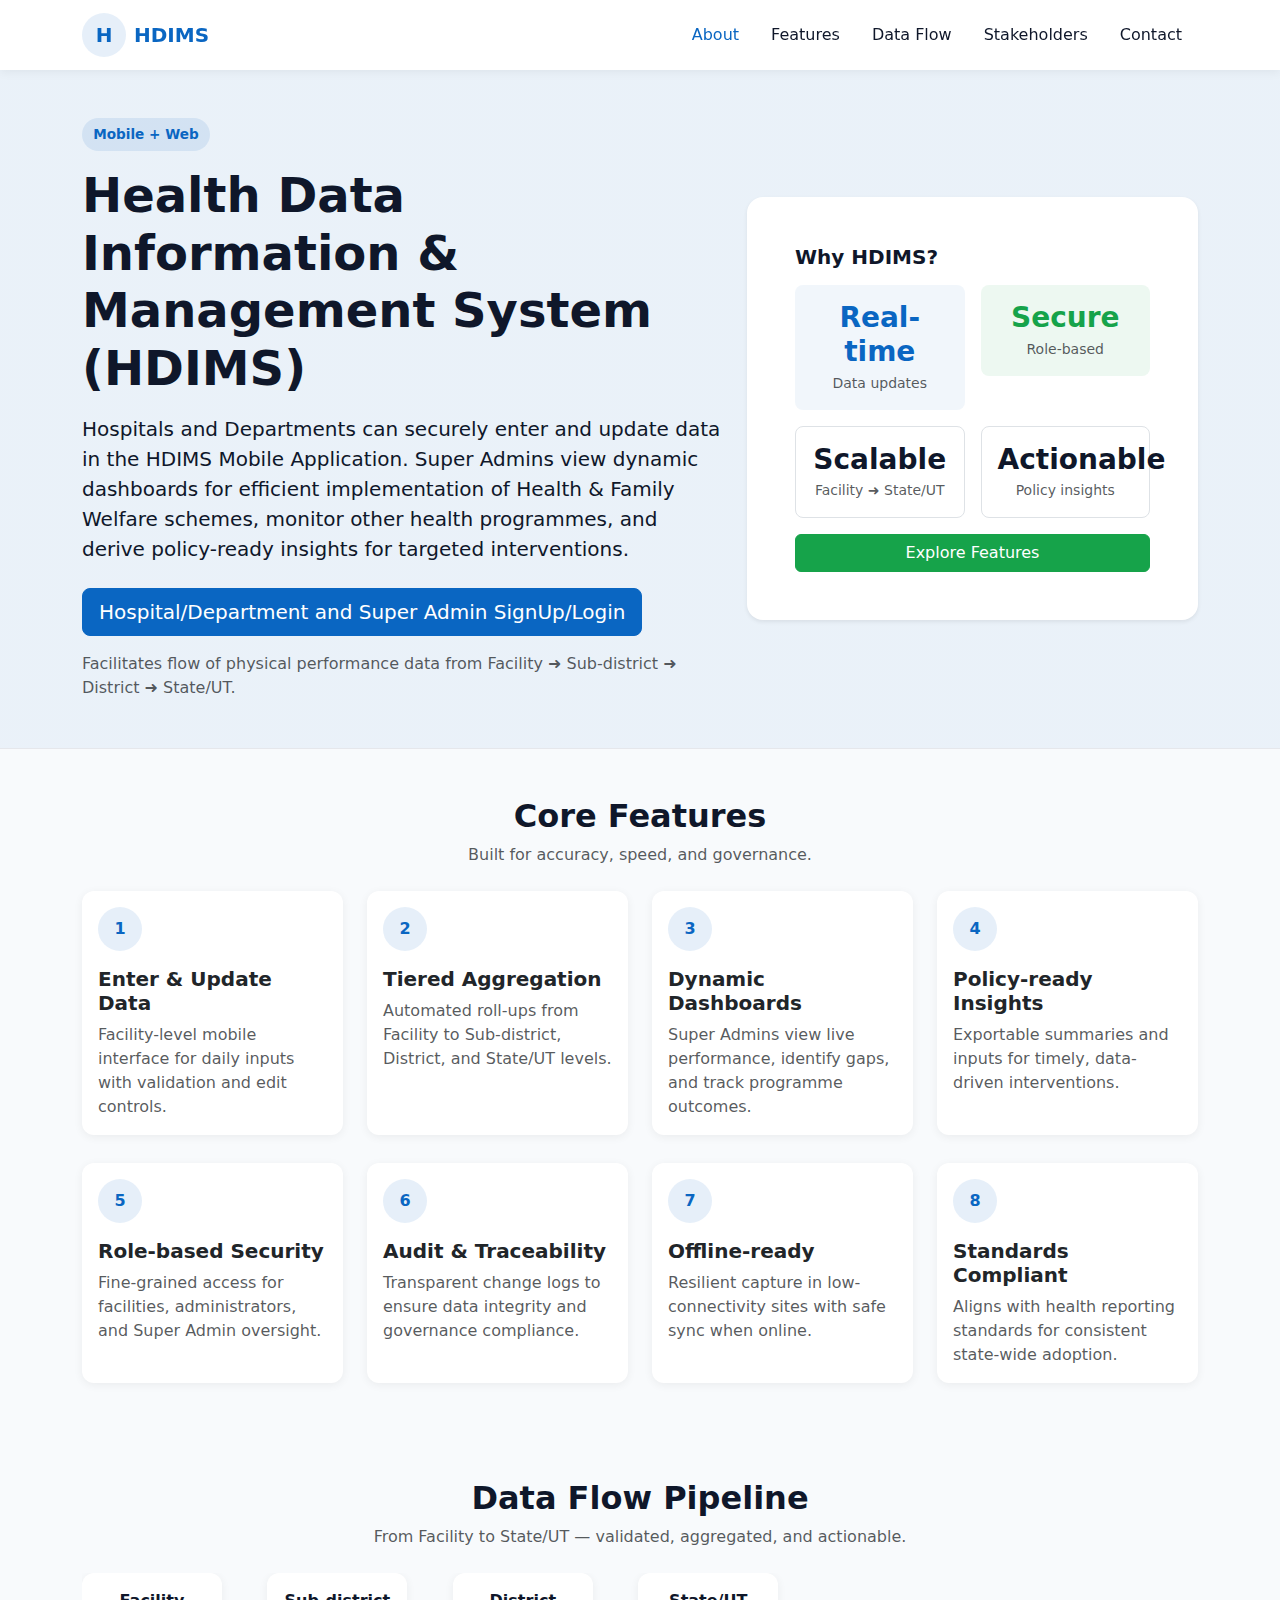
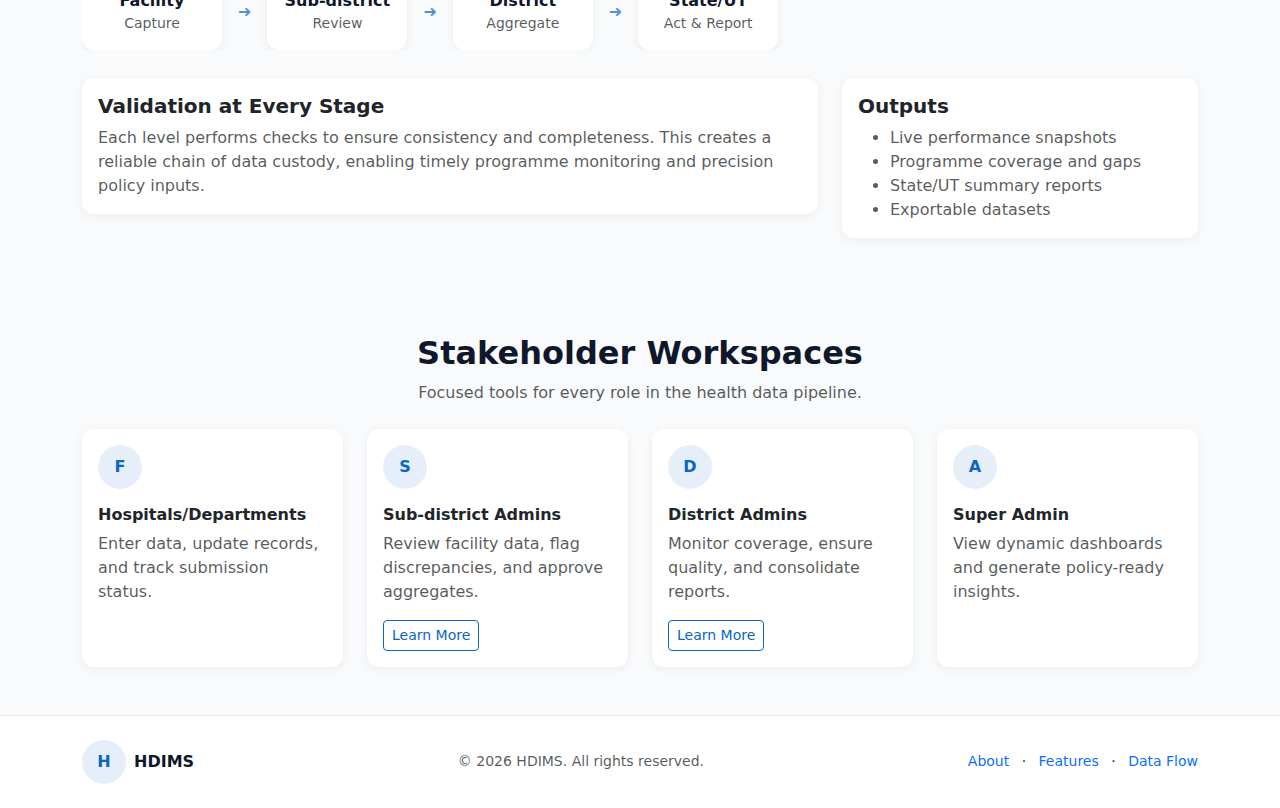
<file: templates/home.html>
<!doctype html>
<html lang="en">
  <head>
    <meta charset="utf-8" />
    <meta name="viewport" content="width=device-width, initial-scale=1" />
    <title>HDIMS — Health Data Information & Management System</title>
    <meta name="description" content="HDIMS facilitates data entry and aggregation from facilities to State/UT level for better health program implementation and policy insights." />
      
    <link
      href="https://cdn.jsdelivr.net/npm/bootstrap@5.3.3/dist/css/bootstrap.min.css"
      rel="stylesheet"
      integrity="sha384-QWTKZyjpPEjISv5WaRU9OFeRpok6YctnYmDr5pNlyT2bRjXh0JMhjY6hW+ALEwIH"
      crossorigin="anonymous"
    />
    <style>
      :root {
        /* 3–5 color palette */
        --color-primary: #0a66c2; /* Brand blue */
        --color-accent: #16a34a;  /* Accent green */
        --color-bg: #f8fafc;      /* Light neutral */
        --color-surface: #ffffff; /* White surface */
        --color-text: #0f172a;    /* Dark neutral */
        --radius: 12px;
        --shadow-sm: 0 2px 10px rgba(2, 8, 23, 0.06);
        --shadow-md: 0 8px 28px rgba(2, 8, 23, 0.12);
      }

      html, body {
        background: var(--color-bg);
        color: var(--color-text);
      }

      .navbar {
        background: var(--color-surface);
        box-shadow: var(--shadow-sm);
      }
      .navbar-brand {
        font-weight: 700;
        color: var(--color-primary);
      }
      .nav-link {
        color: var(--color-text);
      }
      .nav-link.active, .nav-link:hover {
        color: var(--color-primary);
      }

      /* Buttons themed to our palette */
      .btn-primary {
        --bs-btn-bg: var(--color-primary);
        --bs-btn-border-color: var(--color-primary);
        --bs-btn-hover-bg: #0a5ab0;
        --bs-btn-hover-border-color: #0a5ab0;
        --bs-btn-active-bg: #094f9d;
        --bs-btn-active-border-color: #094f9d;
      }
      .btn-outline-primary {
        --bs-btn-color: var(--color-primary);
        --bs-btn-border-color: var(--color-primary);
        --bs-btn-hover-bg: var(--color-primary);
        --bs-btn-hover-border-color: var(--color-primary);
      }
      .btn-accent {
        background: var(--color-accent);
        color: #fff;
        border: 1px solid var(--color-accent);
      }
      .btn-accent:hover {
        background: #138036;
        border-color: #138036;
        color: #fff;
      }

      /* Hero */
      .hero {
        background: linear-gradient(0deg, rgba(10,102,194,0.06), rgba(10,102,194,0.06)), var(--color-bg);
        border-bottom: 1px solid #e5e7eb;
      }
      .badge-soft {
        background: rgba(10, 102, 194, 0.1);
        color: var(--color-primary);
        border-radius: 999px;
        padding: 0.4rem 0.7rem;
        font-weight: 600;
        font-size: 0.85rem;
      }

      /* Cards */
      .feature-card, .role-card {
        border: none;
        background: var(--color-surface);
        border-radius: var(--radius);
        box-shadow: var(--shadow-sm);
        transition: transform 0.2s ease, box-shadow 0.2s ease;
      }
      .feature-card:hover, .role-card:hover {
        transform: translateY(-2px);
        box-shadow: var(--shadow-md);
      }
      .icon-circle {
        width: 44px;
        height: 44px;
        border-radius: 999px;
        display: inline-flex;
        align-items: center;
        justify-content: center;
        background: rgba(10, 102, 194, 0.1);
        color: var(--color-primary);
        font-weight: 700;
      }

      /* Stepper */
      .flow-step {
        background: var(--color-surface);
        border-radius: var(--radius);
        box-shadow: var(--shadow-sm);
        padding: 1rem 1rem;
        text-align: center;
        min-width: 140px;
      }
      .flow-arrow {
        color: var(--color-primary);
        font-weight: 700;
        opacity: 0.7;
      }
      .flow-wrap {
        overflow-x: auto;
        -webkit-overflow-scrolling: touch;
      }

      /* Sections */
      section {
        scroll-margin-top: 80px;
      }

      /* Footer */
      footer {
        background: var(--color-surface);
        border-top: 1px solid #e5e7eb;
      }
    </style>
  </head>
  <body>
     
    <header class="navbar navbar-expand-md sticky-top">
      <div class="container">
        <a class="navbar-brand d-flex align-items-center gap-2" href="#" aria-label="HDIMS Home">
          <span class="icon-circle" aria-hidden="true">H</span>
          <span>HDIMS</span>
        </a>
          
        <nav class="ms-auto">
          <ul class="nav">
            <li class="nav-item"><a class="nav-link active" href="#about">About</a></li>
            <li class="nav-item"><a class="nav-link" href="#features">Features</a></li>
            <li class="nav-item"><a class="nav-link" href="#data-flow">Data Flow</a></li>
            <li class="nav-item"><a class="nav-link" href="#stakeholders">Stakeholders</a></li>
            <li class="nav-item"><a class="nav-link" href="#contact">Contact</a></li>
          </ul>
        </nav>
      </div>
    </header>

     
    <section class="hero py-5 py-lg-6" id="about">
      <div class="container">
        <div class="row align-items-center g-4">
          <div class="col-lg-7">
            <span class="badge-soft mb-3 d-inline-block" aria-label="Available on mobile and web">Mobile + Web</span>
            <h1 class="display-5 fw-bold text-balance">
              Health Data Information & Management System (HDIMS)
            </h1>
            <p class="lead mt-3 text-pretty">
              Hospitals and Departments can securely enter and update data in the HDIMS Mobile Application.
              Super Admins view dynamic dashboards for efficient implementation of Health & Family Welfare schemes,
              monitor other health programmes, and derive policy-ready insights for targeted interventions.
            </p>
            <div class="d-flex flex-wrap gap-3 mt-4">
              <a href="{{ url_for('signup') }}" class="btn btn-primary btn-lg">Hospital/Department and Super Admin SignUp/Login</a>
              
            </div>
            <p class="mt-3 mb-0 text-muted">
              Facilitates flow of physical performance data from Facility ➜ Sub-district ➜ District ➜ State/UT.
            </p>
          </div>
          <div class="col-lg-5">
            <div class="p-4 p-md-5 bg-white rounded-4 shadow-sm">
              <h2 class="h5 fw-bold mb-3">Why HDIMS?</h2>
              <div class="row g-3">
                <div class="col-6">
                  <div class="p-3 rounded-3 text-center" style="background: rgba(10,102,194,.06);">
                    <div class="h3 fw-bold mb-1" style="color: var(--color-primary);">Real-time</div>
                    <div class="small text-muted">Data updates</div>
                  </div>
                </div>
                <div class="col-6">
                  <div class="p-3 rounded-3 text-center" style="background: rgba(22,163,74,.08);">
                    <div class="h3 fw-bold mb-1" style="color: var(--color-accent);">Secure</div>
                    <div class="small text-muted">Role-based</div>
                  </div>
                </div>
                <div class="col-6">
                  <div class="p-3 rounded-3 text-center bg-white border">
                    <div class="h3 fw-bold mb-1">Scalable</div>
                    <div class="small text-muted">Facility ➜ State/UT</div>
                  </div>
                </div>
                <div class="col-6">
                  <div class="p-3 rounded-3 text-center bg-white border">
                    <div class="h3 fw-bold mb-1">Actionable</div>
                    <div class="small text-muted">Policy insights</div>
                  </div>
                </div>
              </div>
              <a href="#features" class="btn btn-accent w-100 mt-3">Explore Features</a>
            </div>
          </div>
        </div>
      </div>
    </section>

    
    <section id="features" class="py-5">
      <div class="container">
        <div class="text-center mb-4">
          <h2 class="fw-bold">Core Features</h2>
          <p class="text-muted mb-0">Built for accuracy, speed, and governance.</p>
        </div>
        <div class="row g-4">
          <div class="col-md-6 col-lg-3">
            <div class="card feature-card h-100">
              <div class="card-body">
                <div class="icon-circle mb-3" aria-hidden="true">1</div>
                <h3 class="h5 fw-bold">Enter & Update Data</h3>
                <p class="mb-0 text-muted">
                  Facility-level mobile interface for daily inputs with validation and edit controls.
                </p>
              </div>
            </div>
          </div>
          <div class="col-md-6 col-lg-3">
            <div class="card feature-card h-100">
              <div class="card-body">
                <div class="icon-circle mb-3" aria-hidden="true">2</div>
                <h3 class="h5 fw-bold">Tiered Aggregation</h3>
                <p class="mb-0 text-muted">
                  Automated roll-ups from Facility to Sub-district, District, and State/UT levels.
                </p>
              </div>
            </div>
          </div>
          <div class="col-md-6 col-lg-3">
            <div class="card feature-card h-100">
              <div class="card-body">
                <div class="icon-circle mb-3" aria-hidden="true">3</div>
                <h3 class="h5 fw-bold">Dynamic Dashboards</h3>
                <p class="mb-0 text-muted">
                  Super Admins view live performance, identify gaps, and track programme outcomes.
                </p>
              </div>
            </div>
          </div>
          <div class="col-md-6 col-lg-3">
            <div class="card feature-card h-100">
              <div class="card-body">
                <div class="icon-circle mb-3" aria-hidden="true">4</div>
                <h3 class="h5 fw-bold">Policy-ready Insights</h3>
                <p class="mb-0 text-muted">
                  Exportable summaries and inputs for timely, data-driven interventions.
                </p>
              </div>
            </div>
          </div>
        </div>

        <div class="row g-4 mt-1">
          <div class="col-md-6 col-lg-3">
            <div class="card feature-card h-100">
              <div class="card-body">
                <div class="icon-circle mb-3" aria-hidden="true">5</div>
                <h3 class="h5 fw-bold">Role-based Security</h3>
                <p class="mb-0 text-muted">
                  Fine-grained access for facilities, administrators, and Super Admin oversight.
                </p>
              </div>
            </div>
          </div>
          <div class="col-md-6 col-lg-3">
            <div class="card feature-card h-100">
              <div class="card-body">
                <div class="icon-circle mb-3" aria-hidden="true">6</div>
                <h3 class="h5 fw-bold">Audit & Traceability</h3>
                <p class="mb-0 text-muted">
                  Transparent change logs to ensure data integrity and governance compliance.
                </p>
              </div>
            </div>
          </div>
          <div class="col-md-6 col-lg-3">
            <div class="card feature-card h-100">
              <div class="card-body">
                <div class="icon-circle mb-3" aria-hidden="true">7</div>
                <h3 class="h5 fw-bold">Offline-ready</h3>
                <p class="mb-0 text-muted">
                  Resilient capture in low-connectivity sites with safe sync when online.
                </p>
              </div>
            </div>
          </div>
          <div class="col-md-6 col-lg-3">
            <div class="card feature-card h-100">
              <div class="card-body">
                <div class="icon-circle mb-3" aria-hidden="true">8</div>
                <h3 class="h5 fw-bold">Standards Compliant</h3>
                <p class="mb-0 text-muted">
                  Aligns with health reporting standards for consistent state-wide adoption.
                </p>
              </div>
            </div>
          </div>
        </div>

      </div>
    </section>

      
    <section id="data-flow" class="py-5">
      <div class="container">
        <div class="text-center mb-4">
          <h2 class="fw-bold">Data Flow Pipeline</h2>
          <p class="text-muted mb-0">From Facility to State/UT — validated, aggregated, and actionable.</p>
        </div>
        <div class="flow-wrap">
          <div class="d-flex align-items-center justify-content-start gap-3">
            <div class="flow-step">
              <div class="fw-bold">Facility</div>
              <div class="small text-muted">Capture</div>
            </div>
            <div class="flow-arrow">➜</div>
            <div class="flow-step">
              <div class="fw-bold">Sub-district</div>
              <div class="small text-muted">Review</div>
            </div>
            <div class="flow-arrow">➜</div>
            <div class="flow-step">
              <div class="fw-bold">District</div>
              <div class="small text-muted">Aggregate</div>
            </div>
            <div class="flow-arrow">➜</div>
            <div class="flow-step">
              <div class="fw-bold">State/UT</div>
              <div class="small text-muted">Act & Report</div>
            </div>
          </div>
        </div>

        <div class="row g-4 mt-1">
          <div class="col-lg-8">
            <div class="card feature-card">
              <div class="card-body">
                <h3 class="h5 fw-bold mb-2">Validation at Every Stage</h3>
                <p class="mb-0 text-muted">
                  Each level performs checks to ensure consistency and completeness. This creates a reliable chain of data custody, enabling timely programme monitoring and precision policy inputs.
                </p>
              </div>
            </div>
          </div>
          <div class="col-lg-4 d-flex">
            <div class="card feature-card w-100">
              <div class="card-body">
                <h3 class="h5 fw-bold mb-2">Outputs</h3>
                <ul class="mb-0 text-muted">
                  <li>Live performance snapshots</li>
                  <li>Programme coverage and gaps</li>
                  <li>State/UT summary reports</li>
                  <li>Exportable datasets</li>
                </ul>
              </div>
            </div>
          </div>
        </div>

      </div>
    </section>

     
    <section id="stakeholders" class="py-5">
      <div class="container">
        <div class="text-center mb-4">
          <h2 class="fw-bold">Stakeholder Workspaces</h2>
          <p class="text-muted mb-0">Focused tools for every role in the health data pipeline.</p>
        </div>
        <div class="row g-4">
          <div class="col-md-6 col-lg-3">
            <div class="card role-card h-100">
              <div class="card-body">
                <div class="icon-circle mb-3" aria-hidden="true">F</div>
                <h3 class="h6 fw-bold">Hospitals/Departments</h3>
                <p class="text-muted">Enter data, update records, and track submission status.</p>
                
              </div>
            </div>
          </div>
          <div class="col-md-6 col-lg-3">
            <div class="card role-card h-100">
              <div class="card-body">
                <div class="icon-circle mb-3" aria-hidden="true">S</div>
                <h3 class="h6 fw-bold">Sub-district Admins</h3>
                <p class="text-muted">Review facility data, flag discrepancies, and approve aggregates.</p>
                <a class="btn btn-sm btn-outline-primary" href="#contact">Learn More</a>
              </div>
            </div>
          </div>
          <div class="col-md-6 col-lg-3">
            <div class="card role-card h-100">
              <div class="card-body">
                <div class="icon-circle mb-3" aria-hidden="true">D</div>
                <h3 class="h6 fw-bold">District Admins</h3>
                <p class="text-muted">Monitor coverage, ensure quality, and consolidate reports.</p>
                <a class="btn btn-sm btn-outline-primary" href="#contact">Learn More</a>
              </div>
            </div>
          </div>
          <div class="col-md-6 col-lg-3">
            <div class="card role-card h-100">
              <div class="card-body">
                <div class="icon-circle mb-3" aria-hidden="true">A</div>
                <h3 class="h6 fw-bold">Super Admin</h3>
                <p class="text-muted">View dynamic dashboards and generate policy-ready insights.</p>
                
              </div>
            </div>
          </div>
        </div>

       
      </div>
    </section>

    
       

    <footer class="py-4">
      <div class="container d-flex flex-column flex-md-row align-items-center justify-content-between gap-3">
        <div class="d-flex align-items-center gap-2">
          <span class="icon-circle" aria-hidden="true">H</span>
          <span class="fw-semibold">HDIMS</span>
        </div>
        <div class="text-muted small">
          © <span id="year"></span> HDIMS. All rights reserved.
        </div>
        <div class="small">
          <a class="text-decoration-none" href="#about">About</a>
          <span class="mx-2">·</span>
          <a class="text-decoration-none" href="#features">Features</a>
          <span class="mx-2">·</span>
          <a class="text-decoration-none" href="#data-flow">Data Flow</a>
        </div>
      </div>
        
      <noscript><style>#year::after{content:"2025"}</style></noscript>
      <script>
        /* Optional: progressive enhancement for year, allowed inline to improve UX (remove if you need absolutely 0 JS) */
        try{document.getElementById('year').textContent = new Date().getFullYear();}catch(e){}
      </script>
    </footer>
  </body>
</html>
</file>
